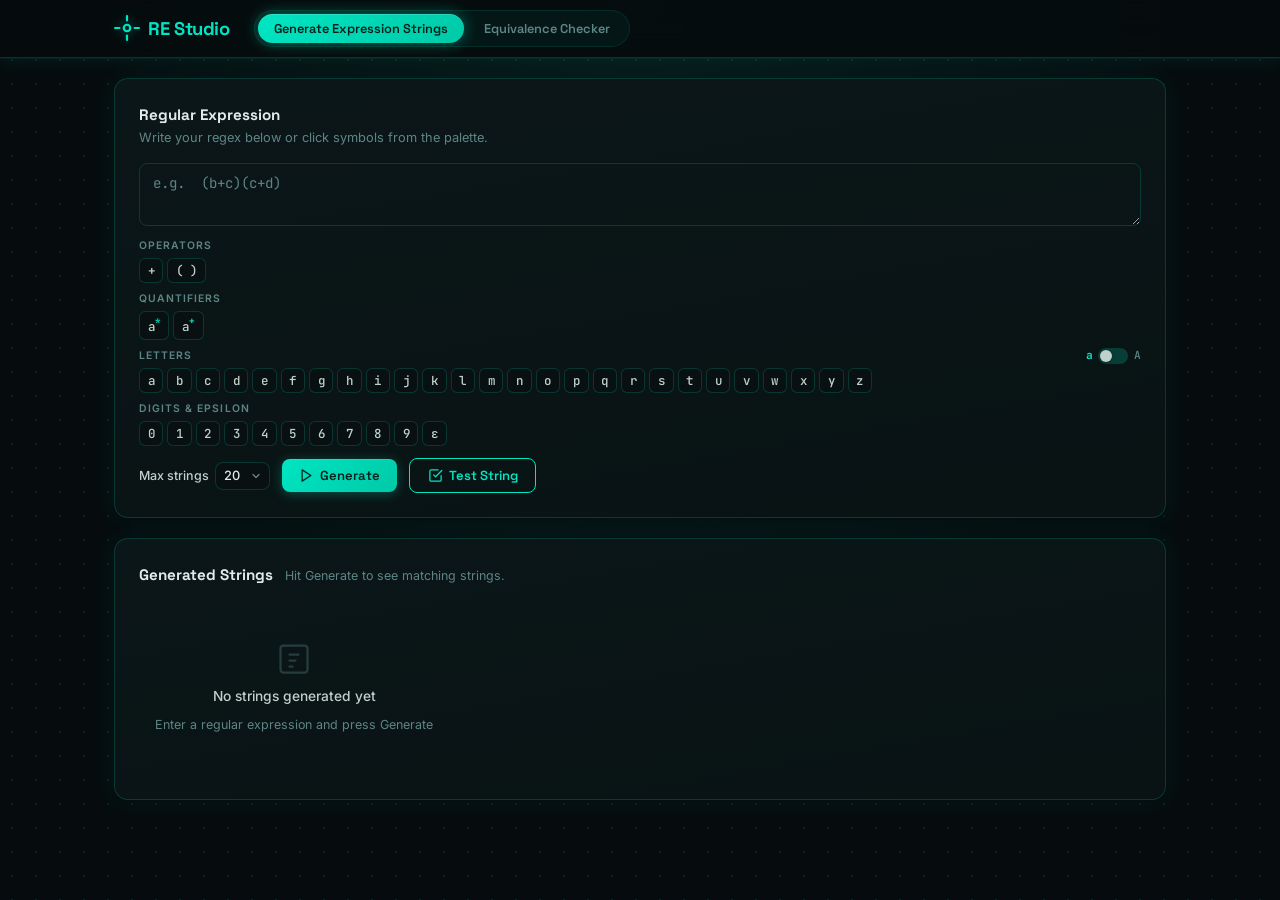
<file: index.html>
<!DOCTYPE html>
<html lang="en">

<head>
  <meta charset="UTF-8" />
  <meta name="viewport" content="width=device-width, initial-scale=1.0" />
  <title>RE Studio — Regular Expression Analysis Tool</title>
  <meta name="description"
    content="Build regular expressions, generate accepted strings, and verify equivalence between two REs using DFA minimization." />
  <link rel="preconnect" href="https://fonts.googleapis.com" />
  <link rel="preconnect" href="https://fonts.gstatic.com" crossorigin />
  <link
    href="https://fonts.googleapis.com/css2?family=IBM+Plex+Sans:wght@400;500;600;700&family=IBM+Plex+Mono:wght@400;500;600&display=swap"
    rel="stylesheet" />
  <link rel="stylesheet" href="styles.css?v=402" />
</head>

<body>

  <!-- ── Top Bar ── -->
  <header class="topbar">
    <div class="topbar__inner">
      <div class="topbar__brand">
        <svg class="topbar__logo" viewBox="0 0 24 24" fill="none" stroke="currentColor" stroke-width="2"
          stroke-linecap="round" stroke-linejoin="round">
          <circle cx="12" cy="12" r="3" />
          <path d="M12 1v4" />
          <path d="M12 19v4" />
          <path d="M1 12h4" />
          <path d="M19 12h4" />
        </svg>
        <span class="topbar__title">RE Studio</span>
      </div>
      <!-- Tab Navigation -->
      <nav class="tab-nav" id="tab-nav">
        <button class="tab-nav__btn tab-nav__btn--active" data-tab="generator">Generate Expression Strings</button>
        <button class="tab-nav__btn" data-tab="equivalence">Equivalence Checker</button>
      </nav>
    </div>
  </header>

  <main class="content">

    <!-- ═══════ PAGE 1: Generate Strings ═══════ -->
    <section class="page page--active" id="page-generator">

      <!-- Expression Editor -->
      <div class="box" id="editor-card">
        <h2 class="box__title">Regular Expression</h2>
        <p class="box__sub">Write your regex below or click symbols from the palette.</p>

        <div class="input-group">
          <label for="re-input" class="sr-only">Regular Expression</label>
          <textarea id="re-input" class="re-textarea" rows="2" spellcheck="false" placeholder="e.g.  (b+c)(c+d)"
            autocomplete="off"></textarea>
        </div>

        <!-- Palette -->
        <div class="palette" id="palette"></div>

        <!-- Controls -->
        <div class="controls-row">
          <div class="count-picker">
            <label for="string-count" class="count-label">Max strings</label>
            <select id="string-count" class="count-select">
              <option value="10">10</option>
              <option value="20" selected>20</option>
              <option value="30">30</option>
              <option value="50">50</option>
              <option value="80">80</option>
              <option value="100">100</option>
            </select>
          </div>
          <button id="btn-generate" class="btn btn--primary">
            <svg class="btn-icon" viewBox="0 0 24 24" fill="none" stroke="currentColor" stroke-width="2"
              stroke-linecap="round" stroke-linejoin="round">
              <polygon points="5 3 19 12 5 21 5 3" />
            </svg>
            Generate
          </button>
          <button id="btn-test-string" class="btn btn--outline">
            <svg class="btn-icon" viewBox="0 0 24 24" fill="none" stroke="currentColor" stroke-width="2"
              stroke-linecap="round" stroke-linejoin="round">
              <path d="M9 11l3 3L22 4" />
              <path d="M21 12v7a2 2 0 01-2 2H5a2 2 0 01-2-2V5a2 2 0 012-2h11" />
            </svg>
            Test String
          </button>
        </div>

        <!-- Inline Membership Test Panel (hidden until 'Test String' clicked) -->
        <div class="membership-panel" id="membership-panel" style="display:none;">
          <div class="membership-panel__header">
            <span class="membership-panel__title">String Membership Test</span>
            <button type="button" class="membership-panel__close" id="membership-close" title="Close">&times;</button>
          </div>
          <div class="membership-row">
            <div class="membership-input-wrap">
              <label for="membership-input" class="sr-only">Test String</label>
              <input type="text" id="membership-input" class="membership-input" placeholder="Type any string or ε for empty…"
                spellcheck="false" autocomplete="off" />
            </div>
            <button type="button" id="btn-insert-epsilon" class="palette__btn" data-tip="Insert ε (empty string)" style="font-size:.88rem;padding:.35rem .55rem;">ε</button>
            <button id="btn-check-membership" class="btn btn--primary btn--sm">
              <svg class="btn-icon" viewBox="0 0 24 24" fill="none" stroke="currentColor" stroke-width="2"
                stroke-linecap="round" stroke-linejoin="round">
                <polyline points="20 6 9 17 4 12" />
              </svg>
              Check
            </button>
          </div>
          <div id="membership-result"></div>
        </div>
      </div>

      <!-- Generated Strings -->
      <div class="box" id="results-card">
        <div class="box__header-row">
          <h2 class="box__title">Generated Strings</h2>
          <span class="box__meta" id="results-meta">Hit Generate to see matching strings.</span>
        </div>
        <div class="results-area" id="results-grid">
          <div class="empty-state">
            <svg class="empty-icon" viewBox="0 0 24 24" fill="none" stroke="currentColor" stroke-width="1.5"
              stroke-linecap="round" stroke-linejoin="round">
              <rect x="3" y="3" width="18" height="18" rx="2" />
              <line x1="9" y1="9" x2="15" y2="9" />
              <line x1="9" y1="13" x2="13" y2="13" />
              <line x1="9" y1="17" x2="11" y2="17" />
            </svg>
            <p class="empty-text">No strings generated yet</p>
            <p class="empty-sub">Enter a regular expression and press Generate</p>
          </div>
        </div>
      </div>



    </section>

    <!-- ═══════ PAGE 2: Equivalence Checker ═══════ -->
    <section class="page" id="page-equivalence">

      <!-- Enter Expressions -->
      <div class="box" id="equiv-card">
        <h2 class="box__title">Equivalence Checker</h2>
        <p class="box__sub">Enter two regular expressions below. We'll build minimized DFAs and compare them.</p>

        <div class="equiv-inputs">
          <div class="equiv-field">
            <label for="equiv-re1" class="field-label">Expression 1</label>
            <div class="equiv-input-wrap">
              <input type="text" id="equiv-re1" class="field-input" placeholder="e.g.  a(b+c)" spellcheck="false"
                autocomplete="off" value="" />
            </div>
          </div>
          <span class="equiv-vs">vs</span>
          <div class="equiv-field">
            <label for="equiv-re2" class="field-label">Expression 2</label>
            <div class="equiv-input-wrap">
              <input type="text" id="equiv-re2" class="field-input" placeholder="e.g.  ab+ac" spellcheck="false"
                autocomplete="off" value="" />
            </div>
          </div>
        </div>

        <!-- Palette (same as Generator) -->
        <div class="palette" id="equiv-palette"></div>

        <button id="btn-equiv" class="btn btn--primary" style="margin-top:.75rem">
          <svg class="btn-icon" viewBox="0 0 24 24" fill="none" stroke="currentColor" stroke-width="2"
            stroke-linecap="round" stroke-linejoin="round">
            <polyline points="20 6 9 17 4 12" />
          </svg>
          Check Equivalence
        </button>
      </div>

      <!-- Result area: DFAs, tables, divergence all rendered here -->
      <div id="equiv-result"></div>

    </section>

  </main>

  <!-- Scripts -->
  <script src="js/palette.js?v=402"></script>
  <script src="js/generator.js?v=402"></script>
  <script src="js/equivalence.js?v=402"></script>
  <script src="js/dfa-diagram.js?v=402"></script>
  <script src="js/app.js?v=402"></script>
</body>

</html>
</file>
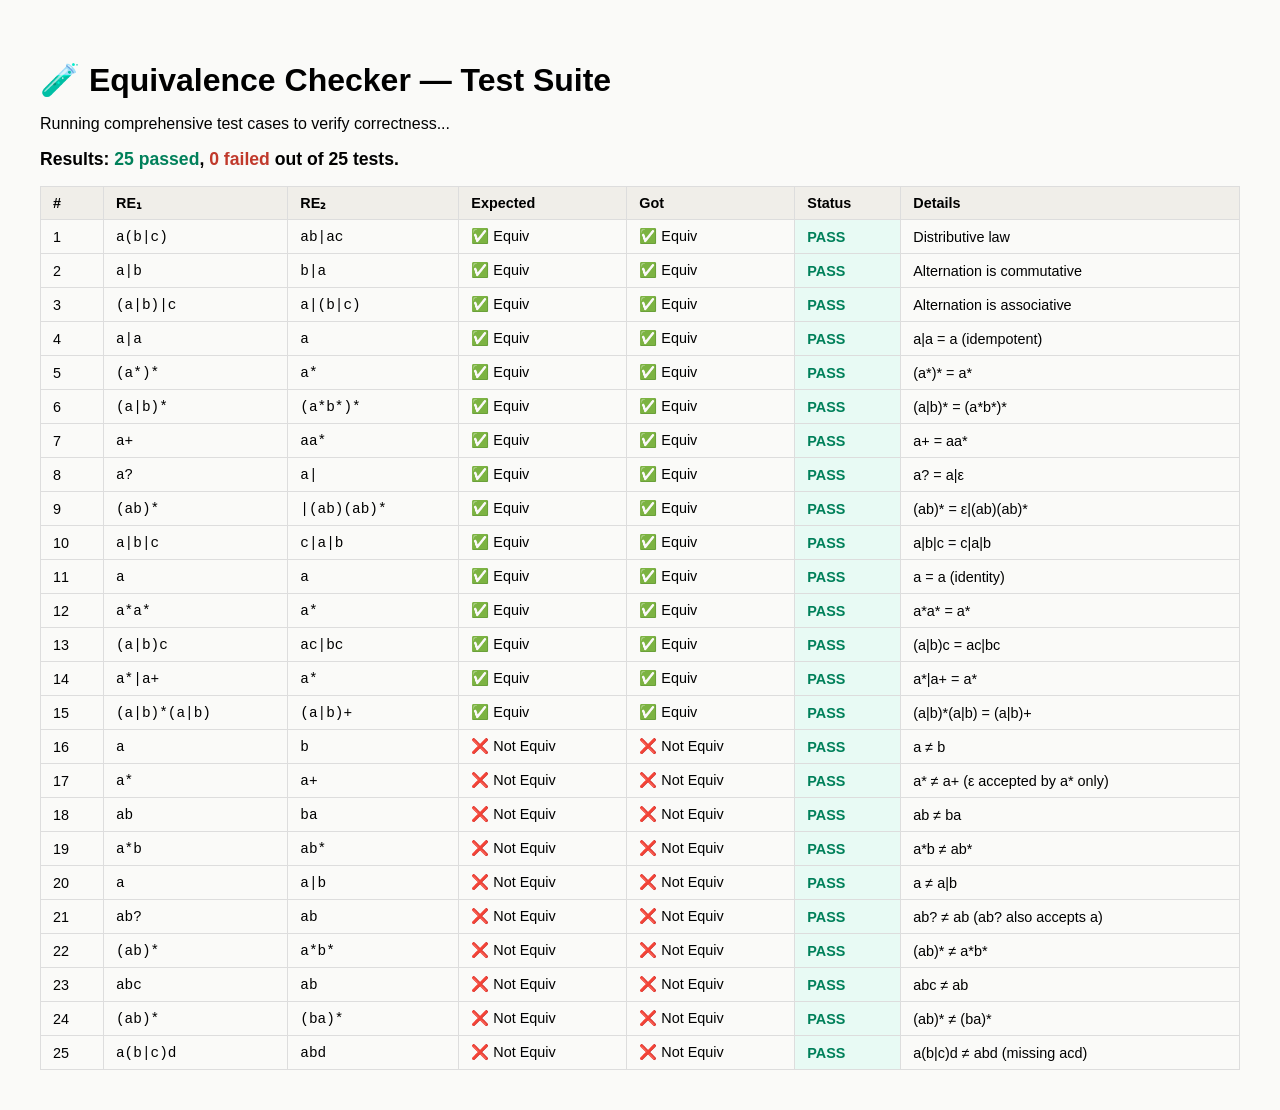
<file: test_equiv.html>
<!DOCTYPE html>
<html lang="en">
<head>
  <meta charset="UTF-8" />
  <title>Equivalence Checker Test Suite</title>
  <style>
    body { font-family: 'Segoe UI', sans-serif; padding: 2rem; background: #fafaf8; }
    h1 { margin-bottom: 1rem; }
    table { border-collapse: collapse; width: 100%; margin-top: 1rem; }
    th, td { border: 1px solid #ddd; padding: .5rem .75rem; text-align: left; font-size: .9rem; }
    th { background: #f0eee9; }
    .pass { background: #e8faf4; color: #00805a; font-weight: 600; }
    .fail { background: #fdf0ee; color: #c0392b; font-weight: 600; }
    .mono { font-family: 'Consolas', monospace; }
    #summary { margin-top: 1rem; font-size: 1.1rem; font-weight: 600; }
  </style>
</head>
<body>
  <h1>🧪 Equivalence Checker — Test Suite</h1>
  <p>Running comprehensive test cases to verify correctness...</p>
  <div id="summary"></div>
  <table>
    <thead>
      <tr>
        <th>#</th>
        <th>RE₁</th>
        <th>RE₂</th>
        <th>Expected</th>
        <th>Got</th>
        <th>Status</th>
        <th>Details</th>
      </tr>
    </thead>
    <tbody id="results"></tbody>
  </table>

  <!-- Load the app's JS modules -->
  <script src="js/palette.js?v=3"></script>
  <script src="js/generator.js?v=3"></script>
  <script src="js/equivalence.js?v=3"></script>

  <script>
    const TEST_CASES = [
      // ════════════════════════════════════════════
      // EQUIVALENT PAIRS  (expected: true)
      // ════════════════════════════════════════════

      // 1. Basic distributive law
      { re1: 'a(b|c)',      re2: 'ab|ac',       expected: true,  desc: 'Distributive law' },

      // 2. Commutativity of alternation
      { re1: 'a|b',         re2: 'b|a',          expected: true,  desc: 'Alternation is commutative' },

      // 3. Associativity of alternation
      { re1: '(a|b)|c',     re2: 'a|(b|c)',      expected: true,  desc: 'Alternation is associative' },

      // 4. Idempotent alternation
      { re1: 'a|a',         re2: 'a',            expected: true,  desc: 'a|a = a (idempotent)' },

      // 5. Star idempotent:  (a*)* = a*
      { re1: '(a*)*',       re2: 'a*',           expected: true,  desc: '(a*)* = a*' },

      // 6. Star of alternation
      { re1: '(a|b)*',      re2: '(a*b*)*',      expected: true,  desc: '(a|b)* = (a*b*)*' },

      // 7. a+ = aa*
      { re1: 'a+',          re2: 'aa*',          expected: true,  desc: 'a+ = aa*' },

      // 8. a? = (a|)   — optional vs alternation with empty
      { re1: 'a?',          re2: 'a|',           expected: true,  desc: 'a? = a|ε' },

      // 9. (ab)* with empty string
      { re1: '(ab)*',       re2: '|(ab)(ab)*',   expected: true,  desc: '(ab)* = ε|(ab)(ab)*' },

      // 10. Triple alternation commutativity
      { re1: 'a|b|c',       re2: 'c|a|b',        expected: true,  desc: 'a|b|c = c|a|b' },

      // 11. Single char identity
      { re1: 'a',           re2: 'a',            expected: true,  desc: 'a = a (identity)' },

      // 12. Concatenation with star
      { re1: 'a*a*',        re2: 'a*',           expected: true,  desc: 'a*a* = a*' },

      // 13. Right distributive
      { re1: '(a|b)c',      re2: 'ac|bc',        expected: true,  desc: '(a|b)c = ac|bc' },

      // 14. Star absorbs plus:  a*|a+ = a*
      { re1: 'a*|a+',       re2: 'a*',           expected: true,  desc: 'a*|a+ = a*' },

      // 15. Complex: (a|b)*(a|b) = (a|b)+
      { re1: '(a|b)*(a|b)', re2: '(a|b)+',       expected: true,  desc: '(a|b)*(a|b) = (a|b)+' },

      // ════════════════════════════════════════════
      // NOT EQUIVALENT PAIRS  (expected: false)
      // ════════════════════════════════════════════

      // 16. Different single chars
      { re1: 'a',           re2: 'b',            expected: false, desc: 'a ≠ b' },

      // 17. Star vs plus (empty string difference)
      { re1: 'a*',          re2: 'a+',           expected: false, desc: 'a* ≠ a+ (ε accepted by a* only)' },

      // 18. Concatenation order matters
      { re1: 'ab',          re2: 'ba',           expected: false, desc: 'ab ≠ ba' },

      // 19. Different languages
      { re1: 'a*b',         re2: 'ab*',          expected: false, desc: 'a*b ≠ ab*' },

      // 20. Subset but not equal
      { re1: 'a',           re2: 'a|b',          expected: false, desc: 'a ≠ a|b' },

      // 21. Optional vs required
      { re1: 'ab?',         re2: 'ab',           expected: false, desc: 'ab? ≠ ab (ab? also accepts a)' },

      // 22. Different repetition structures
      { re1: '(ab)*',       re2: 'a*b*',         expected: false, desc: '(ab)* ≠ a*b*' },

      // 23. Extra character
      { re1: 'abc',         re2: 'ab',           expected: false, desc: 'abc ≠ ab' },

      // 24. Star of concat vs concat of stars
      { re1: '(ab)*',       re2: '(ba)*',        expected: false, desc: '(ab)* ≠ (ba)*' },

      // 25. Three-way not equivalent
      { re1: 'a(b|c)d',     re2: 'abd',          expected: false, desc: 'a(b|c)d ≠ abd (missing acd)' },
    ];

    function runTests() {
      const tbody = document.getElementById('results');
      const summary = document.getElementById('summary');
      let passed = 0;
      let failed = 0;

      TEST_CASES.forEach((tc, i) => {
        let result, error;
        try {
          result = checkEquivalence(tc.re1, tc.re2);
        } catch (e) {
          error = e.message;
        }

        const got = error ? 'ERROR' : result.equivalent;
        const ok = !error && got === tc.expected;
        if (ok) passed++; else failed++;

        const row = document.createElement('tr');
        row.innerHTML = `
          <td>${i + 1}</td>
          <td class="mono">${tc.re1}</td>
          <td class="mono">${tc.re2}</td>
          <td>${tc.expected ? '✅ Equiv' : '❌ Not Equiv'}</td>
          <td>${error ? '⚠️ ' + error : (got ? '✅ Equiv' : '❌ Not Equiv')}</td>
          <td class="${ok ? 'pass' : 'fail'}">${ok ? 'PASS' : 'FAIL'}</td>
          <td>${tc.desc}${(!ok && result && result.counterExample) ? ' | counter: ' + result.counterExample : ''}</td>
        `;
        tbody.appendChild(row);
      });

      summary.innerHTML = `Results: <span style="color:#00805a">${passed} passed</span>, <span style="color:#c0392b">${failed} failed</span> out of ${TEST_CASES.length} tests.`;
    }

    runTests();
  </script>
</body>
</html>
</file>
<file: styles.css>
/* ═══════════════════════════════════════════════════
   RE Studio — Dark Cyber Theme (Stitch-inspired)
   Space Grotesk / Inter / JetBrains Mono
   ═══════════════════════════════════════════════════ */

@import url('https://fonts.googleapis.com/css2?family=Space+Grotesk:wght@400;500;600;700&family=Inter:wght@300;400;500;600;700&family=JetBrains+Mono:wght@400;500;600&display=swap');

:root {
  --bg:            #060c0e;
  --bg-card:       #0b1618;
  --bg-inset:      #081012;
  --bg-hover:      rgba(0, 229, 195, 0.08);

  --border:        rgba(0, 229, 195, 0.18);
  --border-focus:  #00e5c3;

  --text:          #e2eaec;
  --text-mid:      #c0d0cc;
  --text-muted:    #5e8585;

  --primary:       #00e5c3;
  --primary-hover: #2dffd8;
  --primary-fg:    #00201a;
  --primary-light: rgba(0, 229, 195, 0.14);

  --accent-green:  #00ff88;
  --accent-green-dim: rgba(0, 255, 136, 0.12);

  --success:       #00ff88;
  --success-bg:    rgba(0, 255, 136, 0.1);
  --success-border:rgba(0, 255, 136, 0.35);

  --danger:        #ff5c5c;
  --danger-bg:     rgba(255, 92, 92, 0.1);
  --danger-border: rgba(255, 92, 92, 0.3);

  --radius:        8px;
  --radius-lg:     14px;

  --shadow-sm:     0 1px 4px rgba(0,0,0,.4);
  --shadow:        0 4px 16px rgba(0,0,0,.5);
  --shadow-lg:     0 8px 32px rgba(0,0,0,.6);
  --glow:          0 0 24px rgba(0,229,195,.08);
  --glow-active:   0 0 40px rgba(0,229,195,.18);

  --ease:          cubic-bezier(.22,1,.36,1);
}

/* ── Reset ────────────────────────────────── */
*, *::before, *::after { box-sizing: border-box; margin: 0; padding: 0; }
html { font-size: 16px; scroll-behavior: smooth; -webkit-font-smoothing: antialiased; }

body {
  font-family: 'Inter', -apple-system, system-ui, sans-serif;
  background: var(--bg);
  background-image:
    radial-gradient(rgba(0,229,195,.1) 1px, transparent 1px),
    radial-gradient(ellipse at 50% 0%, rgba(0,229,195,.06) 0%, transparent 60%);
  background-size: 24px 24px, 100% 100%;
  color: var(--text);
  min-height: 100vh;
  line-height: 1.6;
}

.sr-only {
  position: absolute; width: 1px; height: 1px;
  padding: 0; margin: -1px; overflow: hidden;
  clip: rect(0,0,0,0); border: 0;
}

/* ── Top Bar ──────────────────────────────── */
.topbar {
  position: sticky; top: 0; z-index: 30;
  background: rgba(6,12,14,.92);
  backdrop-filter: blur(20px) saturate(1.4);
  -webkit-backdrop-filter: blur(20px) saturate(1.4);
  border-bottom: 1px solid rgba(0,229,195,.2);
  box-shadow: 0 1px 20px rgba(0,229,195,.1), 0 0 1px rgba(0,229,195,.3);
}
.topbar__inner {
  max-width: 1100px;
  margin: 0 auto;
  padding: .6rem 1.5rem;
  display: flex; align-items: center; gap: 1.5rem;
}
.topbar__brand {
  display: flex; align-items: center; gap: .5rem; flex-shrink: 0;
}
.topbar__logo {
  width: 26px; height: 26px; color: var(--primary);
  filter: drop-shadow(0 0 4px rgba(0,229,195,.4));
}
.topbar__title {
  font-family: 'Space Grotesk', sans-serif;
  font-weight: 700; font-size: 1.15rem;
  letter-spacing: -.02em; color: var(--primary);
}

/* ── Tab Navigation ───────────────────────── */
.tab-nav {
  display: flex; gap: .25rem;
  background: rgba(0,229,195,.05);
  border: 1px solid rgba(0,229,195,.1);
  border-radius: 999px;
  padding: 3px;
}
.tab-nav__btn {
  font-family: 'Space Grotesk', sans-serif;
  font-size: .8rem; font-weight: 600;
  padding: .4rem 1rem;
  border: none; border-radius: 999px;
  background: transparent;
  color: var(--text-muted);
  cursor: pointer;
  transition: all .25s var(--ease);
  white-space: nowrap;
}
.tab-nav__btn:hover {
  color: var(--primary);
  background: rgba(0,229,195,.06);
}
.tab-nav__btn--active {
  background: linear-gradient(135deg, #00e5c3, #00c9a7);
  color: var(--primary-fg);
  box-shadow: 0 0 16px rgba(0,229,195,.4), inset 0 1px 0 rgba(255,255,255,.15);
}

/* ── Content Area ─────────────────────────── */
.content {
  max-width: 1100px;
  margin: 0 auto;
  padding: 1.25rem 1.5rem 3rem;
}
.page {
  display: none;
  flex-direction: column;
  gap: 1.25rem;
}
.page--active {
  display: flex;
}

/* ── Box (Card) ───────────────────────────── */
.box {
  background: linear-gradient(170deg, var(--bg-card) 0%, #091314 100%);
  border: 1px solid var(--border);
  border-radius: var(--radius-lg);
  padding: 1.5rem;
  box-shadow: var(--shadow-sm), var(--glow);
  transition: border-color .3s, box-shadow .3s;
}
.box:hover {
  border-color: rgba(0,229,195,.35);
  box-shadow: var(--shadow), var(--glow-active);
}
.box__title {
  font-family: 'Space Grotesk', sans-serif;
  font-size: .95rem; font-weight: 700;
  color: var(--text);
  margin-bottom: .1rem;
}
.box__sub {
  font-size: .8rem; color: var(--text-muted);
  margin-bottom: 1rem; line-height: 1.4;
}
.box__header-row {
  display: flex; align-items: baseline; gap: .75rem;
  margin-bottom: .75rem;
}
.box__meta {
  font-size: .78rem; color: var(--text-muted);
}
.box__meta code {
  color: var(--primary);
  font-family: 'JetBrains Mono', monospace;
}

/* ── Textarea ─────────────────────────────── */
.input-group { margin-bottom: .75rem; position: relative; }
.re-textarea {
  display: block; width: 100%;
  font-family: 'JetBrains Mono', monospace;
  font-size: .88rem;
  padding: .6rem .8rem;
  border-radius: var(--radius);
  border: 1.5px solid var(--border);
  background: transparent !important;
  color: transparent !important;
  caret-color: var(--primary);
  resize: vertical; outline: none;
  transition: border-color .25s, box-shadow .25s;
  line-height: 1.5;
  position: relative; z-index: 2;
}
.re-textarea::placeholder { color: var(--text-muted) !important; }
.re-textarea:focus {
  border-color: var(--primary);
  box-shadow: 0 0 0 3px rgba(0,229,195,.15), 0 0 15px rgba(0,229,195,.08);
}

/* Superscript overlay */
.re-overlay {
  position: absolute;
  top: 0; left: 0; right: 0; bottom: 0;
  font-family: 'JetBrains Mono', monospace;
  font-size: .88rem; padding: .6rem .8rem;
  line-height: 1.5; color: var(--text);
  background: var(--bg-inset);
  border-radius: var(--radius);
  border: 1.5px solid transparent;
  pointer-events: none;
  white-space: pre-wrap; word-wrap: break-word;
  overflow: hidden; z-index: 1;
}
.re-sup {
  display: inline-block;
  transform: scale(0.65) translateY(-25%);
  transform-origin: left center;
  color: var(--primary); font-weight: 700;
}
.palette__btn .re-sup {
  transform: scale(0.9) translateY(-15%);
}
.re-or { font-weight: 700; color: var(--primary); }

/* Equiv input overlay */
.equiv-input-wrap { position: relative; width: 100%; }
.field-input {
  color: transparent !important;
  background: transparent !important;
  caret-color: var(--primary);
  position: relative; z-index: 2;
}
.field-overlay {
  position: absolute;
  top: 0; left: 0; right: 0; bottom: 0;
  font-family: 'JetBrains Mono', monospace;
  font-size: .82rem; padding: .5rem .7rem;
  color: var(--text); background: var(--bg-inset);
  border-radius: var(--radius);
  border: 1.5px solid transparent;
  pointer-events: none;
  white-space: pre; overflow: hidden; z-index: 1;
}

/* ── Controls Row ─────────────────────────── */
.controls-row {
  display: flex; align-items: center; gap: .75rem; margin-top: .75rem;
}
.count-picker {
  display: flex; align-items: center; gap: .35rem;
}
.count-label {
  font-size: .78rem; color: var(--text-mid); font-weight: 500;
}
.count-select {
  font-family: inherit;
  font-size: .8rem; font-weight: 500;
  padding: .35rem .5rem; padding-right: 1.5rem;
  border-radius: var(--radius);
  border: 1.5px solid var(--border);
  background: var(--bg-inset); color: var(--text);
  cursor: pointer; outline: none;
  -webkit-appearance: none; appearance: none;
  background-image: url("data:image/svg+xml,%3Csvg xmlns='http://www.w3.org/2000/svg' width='12' height='12' viewBox='0 0 24 24' fill='none' stroke='%236a8080' stroke-width='2.5' stroke-linecap='round' stroke-linejoin='round'%3E%3Cpolyline points='6 9 12 15 18 9'/%3E%3C/svg%3E");
  background-repeat: no-repeat; background-position: right .4rem center;
  transition: border-color .25s;
}
.count-select:focus { border-color: var(--primary); }
.count-select option { background: var(--bg-card); color: var(--text); }

/* ── Buttons ──────────────────────────────── */
.btn {
  display: inline-flex; align-items: center; gap: .35rem;
  font-family: 'Space Grotesk', sans-serif; font-weight: 600; font-size: .82rem;
  padding: .5rem 1.1rem;
  border: none; border-radius: var(--radius);
  cursor: pointer; transition: all .2s var(--ease);
  white-space: nowrap;
}
.btn:active { transform: scale(.97); }
.btn-icon { width: 15px; height: 15px; flex-shrink: 0; }

.btn--primary {
  background: linear-gradient(135deg, #00e5c3, #00c9a7);
  color: var(--primary-fg);
  box-shadow: 0 2px 12px rgba(0,229,195,.3), inset 0 1px 0 rgba(255,255,255,.1);
}
.btn--primary:hover {
  background: linear-gradient(135deg, #2dffd8, #00e5c3);
  transform: translateY(-1px);
  box-shadow: 0 4px 24px rgba(0,229,195,.45), inset 0 1px 0 rgba(255,255,255,.15);
}

/* ── Palette ──────────────────────────────── */
.palette { display: flex; flex-direction: column; gap: .5rem; }
.palette__group { display: flex; flex-direction: column; gap: .2rem; }
.palette__label {
  font-size: .65rem; text-transform: uppercase;
  letter-spacing: .1em; color: var(--text-muted); font-weight: 600;
}
.palette__items { display: flex; flex-wrap: wrap; gap: .25rem; }
.palette__btn {
  font-family: 'JetBrains Mono', monospace;
  font-size: .78rem; font-weight: 500;
  padding: .2rem .48rem;
  border-radius: calc(var(--radius) - 2px);
  border: 1.5px solid var(--border);
  background: var(--bg-inset); color: var(--text-mid);
  cursor: pointer; position: relative;
  transition: all .2s var(--ease);
}
.palette__btn:hover {
  border-color: var(--primary); color: var(--primary);
  background: rgba(0,229,195,.08);
  box-shadow: 0 0 8px rgba(0,229,195,.12);
}
.palette__btn:active { transform: scale(.95); }

/* tooltip */
.palette__btn[data-tip]::after {
  content: attr(data-tip);
  position: absolute; bottom: calc(100% + 5px); left: 50%;
  transform: translateX(-50%) scale(.9);
  padding: .2rem .45rem; border-radius: 4px;
  font-family: 'Inter', sans-serif;
  font-size: .66rem; font-weight: 500;
  background: var(--primary); color: var(--primary-fg);
  white-space: nowrap; pointer-events: none; opacity: 0;
  transition: opacity .15s, transform .15s; z-index: 10;
}
.palette__btn:hover::after {
  opacity: 1; transform: translateX(-50%) scale(1);
}

/* ── Palette Header Row ───────────────────── */
.palette__header-row {
  display: flex; align-items: center;
  justify-content: space-between; gap: .5rem;
}

/* ── Toggle Switch ────────────────────────── */
.palette__toggle-wrap {
  display: inline-flex; align-items: center; gap: .4rem;
  cursor: pointer; user-select: none; position: relative;
}
.palette__toggle-input { position: absolute; opacity: 0; width: 0; height: 0; }
.palette__toggle-slider {
  width: 28px; height: 15px; border-radius: 999px;
  background: rgba(0,229,195,.2); position: relative;
  transition: background .2s; flex-shrink: 0;
}
.palette__toggle-slider::after {
  content: ''; position: absolute; top: 2px; left: 2px;
  width: 11px; height: 11px; border-radius: 50%;
  background: var(--text-muted);
  transition: transform .2s, background .2s;
}
.palette__toggle-input:checked + .palette__toggle-slider { background: var(--primary); }
.palette__toggle-input:checked + .palette__toggle-slider::after {
  transform: translateX(13px); background: var(--primary-fg);
}
.palette__toggle-label {
  font-family: 'JetBrains Mono', monospace;
  font-size: .65rem; font-weight: 600;
  color: var(--text-muted); letter-spacing: .05em;
  text-transform: uppercase; min-width: 22px;
}

/* ── Case Toggle Switch (a ↔ A) ────────── */
.palette__case-switch {
  display: inline-flex; align-items: center; gap: .35rem;
}
.palette__case-label {
  font-family: 'JetBrains Mono', monospace;
  font-size: .7rem; font-weight: 500;
  color: var(--text-muted);
  transition: color .2s, font-weight .2s;
  user-select: none; line-height: 1;
}
.palette__case-label--active {
  color: var(--primary); font-weight: 700;
}
.palette__case-track {
  position: relative; width: 30px; height: 16px;
  border-radius: 999px;
  background: rgba(0,229,195,.2);
  border: none; cursor: pointer; padding: 0;
  transition: background .25s var(--ease); flex-shrink: 0;
}
.palette__case-track:hover { background: rgba(0,229,195,.3); }
.palette__case-knob {
  position: absolute; top: 2px; left: 2px;
  width: 12px; height: 12px; border-radius: 50%;
  background: var(--text-mid);
  box-shadow: 0 1px 3px rgba(0,0,0,.3);
  transition: transform .25s var(--ease);
}
.palette__case-track--on { background: var(--primary); }
.palette__case-track--on .palette__case-knob {
  transform: translateX(14px); background: var(--primary-fg);
}

/* ── Empty State ──────────────────────────── */
.empty-state {
  display: flex; flex-direction: column; align-items: center;
  justify-content: center; gap: .5rem;
  padding: 2.5rem 1rem; text-align: center;
}
.empty-icon { width: 36px; height: 36px; color: var(--text-muted); opacity: .35; }
.empty-text { font-size: .86rem; font-weight: 500; color: var(--text-mid); }
.empty-sub { font-size: .78rem; color: var(--text-muted); }

/* ── Results Area ─────────────────────────── */
.results-area {
  display: flex; flex-wrap: wrap; gap: .3rem;
  align-content: flex-start; min-height: 60px;
}
.result-chip {
  font-family: 'JetBrains Mono', monospace;
  font-size: .78rem; padding: .22rem .55rem;
  border-radius: calc(var(--radius) - 2px);
  background: rgba(0,229,195,.08);
  border: 1px solid rgba(0,229,195,.25);
  color: var(--primary);
  animation: fadeUp .2s var(--ease) both;
  transition: background .15s, border-color .15s;
}
.result-chip:hover {
  background: rgba(0,229,195,.14);
  border-color: rgba(0,229,195,.4);
}
.result-chip--empty { font-style: italic; color: var(--text-muted); }
@keyframes fadeUp {
  from { opacity: 0; transform: translateY(4px); }
  to   { opacity: 1; transform: translateY(0); }
}

.result-error {
  display: flex; align-items: center; gap: .4rem;
  padding: .5rem .8rem; border-radius: var(--radius);
  background: var(--danger-bg);
  border: 1px solid var(--danger-border);
  color: var(--danger); font-size: .82rem;
  animation: fadeUp .2s var(--ease) both;
}

/* ── Equivalence Inputs ───────────────────── */
.equiv-inputs {
  display: flex; align-items: flex-end; gap: .5rem; margin-bottom: .75rem;
}
.equiv-field { flex: 1; min-width: 0; }
.field-label {
  display: block; font-size: .72rem; font-weight: 600;
  color: var(--text-muted); margin-bottom: .25rem;
  text-transform: uppercase; letter-spacing: .06em;
  font-family: 'Space Grotesk', sans-serif;
}
.field-input {
  display: block; width: 100%;
  font-family: 'JetBrains Mono', monospace;
  font-size: .82rem; padding: .5rem .7rem;
  border-radius: var(--radius);
  border: 1.5px solid var(--border);
  background: var(--bg-inset); color: var(--text);
  outline: none; transition: border-color .25s, box-shadow .25s;
}
.field-input:focus {
  border-color: var(--primary);
  box-shadow: 0 0 0 3px rgba(0,229,195,.15), 0 0 12px rgba(0,229,195,.08);
}
.equiv-vs {
  font-family: 'Space Grotesk', sans-serif;
  font-weight: 700; font-size: .78rem; color: var(--text-muted);
  padding-bottom: .55rem; flex-shrink: 0;
}

/* ── Equiv Badge ──────────────────────────── */
.equiv-badge {
  display: inline-flex; align-items: center; gap: .4rem;
  padding: .45rem .9rem; border-radius: var(--radius);
  font-weight: 600; font-size: .82rem;
  animation: fadeUp .2s var(--ease) both;
}
.equiv-badge--yes {
  background: var(--success-bg);
  border: 1px solid var(--success-border);
  color: var(--success);
}
.equiv-badge--no {
  background: var(--danger-bg);
  border: 1px solid var(--danger-border);
  color: var(--danger);
}

/* ── Counter-example ──────────────────────── */
.counter-callout {
  margin-top: .75rem; padding: .7rem 1rem;
  border-radius: var(--radius);
  background: var(--danger-bg);
  border: 1px solid var(--danger-border);
  display: flex; flex-direction: column; gap: .15rem;
  animation: fadeUp .25s var(--ease) both;
}
.counter-callout__label {
  font-size: .72rem; font-weight: 600;
  color: var(--danger); text-transform: uppercase; letter-spacing: .06em;
}
.counter-callout__value {
  font-family: 'JetBrains Mono', monospace;
  font-size: 1rem; font-weight: 700;
  color: var(--text); background: rgba(255,107,107,.12);
  padding: .2rem .5rem; border-radius: 4px;
  display: inline-block; width: fit-content;
}
.counter-callout__desc { font-size: .74rem; color: var(--text-mid); }
.counter-callout__desc code {
  color: var(--primary);
  font-family: 'JetBrains Mono', monospace;
}
.equiv-counter {
  display: block; margin-top: .4rem;
  font-size: .78rem; color: var(--text-mid); line-height: 1.45;
}
.equiv-counter code {
  font-family: 'JetBrains Mono', monospace;
  background: var(--danger-bg);
  padding: .1rem .3rem; border-radius: 3px;
  color: var(--danger);
}

/* ── Matching strings heading ─────────────── */
.equiv-strings-wrapper { margin-top: 1rem; animation: fadeUp .3s var(--ease) both; }
.equiv-strings-heading {
  font-size: .78rem; font-weight: 600; color: var(--text-mid);
  margin-bottom: .5rem; display: flex; align-items: center; gap: .4rem;
}
.equiv-strings-heading::before {
  content: ''; width: 8px; height: 8px; border-radius: 50%;
  background: var(--success);
  box-shadow: 0 0 6px rgba(0,229,195,.4);
}

/* ══════════════════════════════════════
   Trace Animation
   ══════════════════════════════════════ */
.trace-wrapper { margin-top: 1rem; animation: fadeUp .3s var(--ease) both; }
.trace-heading {
  font-size: .78rem; font-weight: 600; color: var(--text-mid);
  margin-bottom: .6rem; display: flex; align-items: center; gap: .4rem;
  transition: color .3s;
}
.trace-heading::before {
  content: ''; width: 8px; height: 8px; border-radius: 50%;
  background: var(--primary);
  box-shadow: 0 0 6px rgba(0,229,195,.4);
  animation: pulse 1s var(--ease) infinite;
}
.trace-heading--done { color: var(--danger); }
.trace-heading--done::before { background: var(--danger); box-shadow: 0 0 6px rgba(255,107,107,.4); animation: none; }

.trace-table {
  display: table; width: 100%;
  border-collapse: separate; border-spacing: 0;
  border: 1px solid var(--border);
  border-radius: var(--radius); overflow: hidden;
}
.trace-row { display: table-row; animation: traceRowIn .35s var(--ease) both; }
.trace-row--header { background: rgba(0,229,195,.05); animation: none; }
.trace-row--header .trace-cell {
  font-size: .68rem; font-weight: 600; color: var(--text-muted);
  text-transform: uppercase; letter-spacing: .06em;
}
.trace-row--header .trace-cell--re {
  text-transform: none; letter-spacing: normal; white-space: nowrap;
}
.trace-row--header .trace-cell--re code {
  color: var(--primary);
  font-family: 'JetBrains Mono', monospace;
}
.trace-row--ok { background: var(--bg-card); }
.trace-row--mismatch {
  background: var(--danger-bg);
  animation: traceRowIn .35s var(--ease) both, traceShake .5s var(--ease) both;
  animation-delay: var(--row-delay, 0s), calc(var(--row-delay, 0s) + .35s);
}
.trace-cell {
  display: table-cell; vertical-align: middle;
  padding: .4rem .55rem; font-size: .78rem;
  border-right: 1px solid var(--border);
  border-bottom: 1px solid var(--border);
  color: var(--text);
}
.trace-cell:last-child { border-right: none; }
.trace-row:last-child .trace-cell { border-bottom: none; }
.trace-cell--len {
  font-family: 'JetBrains Mono', monospace;
  font-weight: 600; color: var(--text-mid); text-align: center;
}
.trace-cell--str { min-width: 0; }
.trace-cell--str code {
  font-family: 'JetBrains Mono', monospace;
  font-size: .78rem; background: rgba(0,229,195,.06);
  padding: .1rem .35rem; border-radius: 3px;
  white-space: nowrap; overflow: hidden; text-overflow: ellipsis;
  display: inline-block; max-width: 200px;
  color: var(--primary);
}
.trace-cell--re { text-align: center; }
.trace-cell--status { text-align: center; }
.trace-icon { font-weight: 700; font-size: .78rem; }
.trace-icon--yes { color: var(--success); }
.trace-icon--no { color: var(--danger); }

@keyframes traceRowIn {
  from { opacity: 0; transform: translateY(8px); }
  to   { opacity: 1; transform: translateY(0); }
}
@keyframes traceShake {
  0%, 100% { transform: translateX(0); }
  15% { transform: translateX(-4px); }
  30% { transform: translateX(4px); }
  45% { transform: translateX(-3px); }
  60% { transform: translateX(3px); }
  75% { transform: translateX(-1px); }
  90% { transform: translateX(1px); }
}
@keyframes pulse {
  0%, 100% { opacity: 1; transform: scale(1); }
  50% { opacity: .4; transform: scale(.8); }
}

/* ── DFA Section ──────────────────────────── */
.dfa-section { margin-top: 1.25rem; animation: fadeUp .3s var(--ease) both; }
.dfa-section-heading {
  font-family: 'Space Grotesk', sans-serif;
  font-size: .85rem; font-weight: 700; color: var(--text);
  margin-bottom: .75rem; padding-bottom: .4rem;
  border-bottom: 1px solid var(--border);
  letter-spacing: .03em; text-transform: uppercase;
}
.dfa-grid {
  display: grid;
  grid-template-columns: 1fr 1fr;
  gap: 1rem;
}
.dfa-card {
  background: linear-gradient(170deg, var(--bg-card) 0%, #081012 100%);
  border: 1px solid rgba(0,229,195,.22);
  border-radius: var(--radius-lg);
  padding: .75rem; overflow-x: auto;
  box-shadow: 0 2px 12px rgba(0,0,0,.3), var(--glow);
}
.dfa-card-title {
  font-size: .9rem; font-weight: 600; color: var(--primary);
  margin-bottom: .5rem;
  font-family: 'JetBrains Mono', monospace;
  white-space: nowrap; overflow: hidden; text-overflow: ellipsis;
  -webkit-font-smoothing: antialiased;
  -moz-osx-font-smoothing: grayscale;
}
.dfa-card-title code {
  color: var(--primary);
  font-size: .9rem;
  font-weight: 700;
  font-family: 'JetBrains Mono', monospace;
  -webkit-font-smoothing: antialiased;
}
.dfa-table {
  width: 100%; border-collapse: collapse;
  font-family: 'JetBrains Mono', monospace; font-size: .72rem;
}
.dfa-table th, .dfa-table td {
  padding: .3rem .45rem; text-align: center;
  border: 1px solid var(--border);
}
.dfa-table th {
  background: rgba(0,229,195,.05); color: var(--text-mid);
  font-weight: 600; font-size: .68rem; letter-spacing: .04em;
}
.dfa-table th:first-child { text-transform: uppercase; }
.dfa-table td { color: var(--text); }
.dfa-cell-state {
  font-weight: 600; text-align: left !important;
  white-space: nowrap; color: var(--primary);
}
.state-circle {
  display: inline-flex; align-items: center; justify-content: center;
  width: 1.8em; height: 1.8em; border-radius: 50%;
  border: 3px double var(--accent-green);
  box-sizing: border-box; margin-left: 2px;
  box-shadow: 0 0 6px rgba(0,255,136,.3);
  color: var(--accent-green);
}
.dfa-row--accept { background: rgba(0,255,136,.06); }
.dfa-row--dead { background: rgba(255,92,92,.06); }
.dfa-row--dead .dfa-cell-state { color: var(--danger); }
.dfa-cell-accept { color: var(--accent-green); font-weight: 700; }
.dfa-cell-reject { color: var(--text-muted); opacity: .5; }
.dfa-stats {
  margin-top: .4rem; font-size: .66rem;
  color: var(--text-muted); text-align: right;
}
.dfa-diagram-container {
  margin-bottom: .6rem;
  background: linear-gradient(180deg, #060c0e 0%, #081012 100%);
  border-radius: 10px;
  border: 1px solid rgba(0,229,195,.15);
  overflow: hidden;
  min-height: 250px;
  max-height: 700px;
  position: relative;
  cursor: grab;
}
.dfa-diagram-container:active { cursor: grabbing; }
.dfa-pan-layer {
  transform-origin: 0 0;
  will-change: transform;
}
.dfa-svg { display: block; }

/* ── DFA SVG Dark Theme Overrides ─────────── */

/* — Normal state nodes: dark teal fill, teal border — */
.dfa-svg circle[fill="#ffffff"] {
  fill: #0c1a1c;
  stroke-width: 2.5;
}
.dfa-svg circle[stroke="#2d8a4e"] {
  stroke: #00e5c3;
  stroke-width: 2.5;
}

/* — Accept/Final state: BRIGHT GREEN — stands out clearly — */
.dfa-svg circle[fill="#d1f5dc"] {
  fill: #062e1a;
  stroke-width: 2.8;
}
.dfa-svg circle[stroke="#1a7a36"] {
  stroke: #00ff88;
  stroke-width: 2.8;
  filter: drop-shadow(0 0 6px rgba(0,255,136,.45));
}

/* — Dead state: bright red on dark — */
.dfa-svg circle[fill="#fdecea"] {
  fill: #1f0a0a;
  stroke-width: 2.5;
}
.dfa-svg circle[stroke="#c0392b"] {
  stroke: #ff5c5c;
  stroke-width: 2.5;
}

/* — Node label text — */
.dfa-svg text[fill="#1b2e1b"] { fill: #e2eaec; }    /* normal nodes: light text */
.dfa-svg text[fill="#2d8a4e"] { fill: #00e5c3; }    /* edge labels: teal */
.dfa-svg text[fill="#1a7a36"] { fill: #00ff88; }    /* accept node labels: green */
.dfa-svg text[fill="#c0392b"] { fill: #ff5c5c; }    /* dead labels: red */
.dfa-svg text[stroke="#e8efe8"] { stroke: #060c0e; stroke-width: 5; }  /* text halo for dark bg */
.dfa-svg text { font-family: 'JetBrains Mono', monospace; }

/* — Thicker arrows for visibility — */
.dfa-svg path {
  stroke-width: 2.8;
}

/* — Arrow marker colors — */
.dfa-svg marker path[fill="#2d8a4e"] { fill: #00e5c3; }
.dfa-svg marker path[fill="#c0392b"] { fill: #ff5c5c; }

/* Zoom controls overlay */
.dfa-zoom-controls {
  position: absolute;
  bottom: .5rem; right: .5rem;
  display: flex; gap: 3px; z-index: 5;
}
.dfa-zoom-btn {
  width: 28px; height: 28px;
  border: 1px solid var(--border);
  border-radius: calc(var(--radius) - 2px);
  background: var(--bg-card);
  color: var(--text-mid);
  font-size: .85rem; font-weight: 700;
  cursor: pointer;
  display: flex; align-items: center; justify-content: center;
  transition: background .15s, color .15s;
  box-shadow: var(--shadow-sm);
  padding: 0; line-height: 1;
}
.dfa-zoom-btn:hover {
  background: rgba(0,229,195,.12);
  color: var(--primary);
}
.dfa-zoom-btn:active { transform: scale(.93); }

/* ── DFA Fullscreen Toggle ────────────────── */
.dfa-fullscreen-btn {
  position: absolute;
  top: .5rem; right: .5rem;
  width: 32px; height: 32px;
  border: 1px solid var(--border);
  border-radius: calc(var(--radius) - 2px);
  background: var(--bg-card);
  color: var(--text-mid);
  cursor: pointer;
  display: flex; align-items: center; justify-content: center;
  transition: background .15s, color .15s, transform .15s;
  box-shadow: var(--shadow-sm);
  z-index: 6; padding: 0;
}
.dfa-fullscreen-btn:hover {
  background: rgba(0,229,195,.12);
  color: var(--primary);
}
.dfa-fullscreen-btn:active { transform: scale(.93); }

.dfa-card {
  position: relative;
  transition: all .3s var(--ease);
}

/* ── Browser Fullscreen API styles ────────── */
.dfa-card:fullscreen,
.dfa-card:-webkit-full-screen {
  width: 100vw; height: 100vh;
  border-radius: 0; margin: 0; padding: 1rem;
  max-width: none; overflow: hidden;
  background: var(--bg-card);
  display: flex; flex-direction: column;
}
.dfa-card:fullscreen .dfa-card-title,
.dfa-card:-webkit-full-screen .dfa-card-title {
  flex-shrink: 0; margin-bottom: .75rem; font-size: .85rem;
}
.dfa-card:fullscreen .dfa-diagram-container,
.dfa-card:-webkit-full-screen .dfa-diagram-container {
  flex: 1; min-height: 0; max-height: none; height: 100%;
}
.dfa-card:fullscreen .dfa-fullscreen-btn,
.dfa-card:-webkit-full-screen .dfa-fullscreen-btn {
  position: fixed; top: 1rem; right: 1rem; z-index: 9999;
  width: 36px; height: 36px;
  background: var(--bg-card);
  border: 1px solid var(--border);
  box-shadow: var(--shadow);
}
.dfa-card:fullscreen::backdrop { background: var(--bg); }

/* CSS fallback for JS-controlled fullscreen state */
.dfa-card--fullscreen {
  position: fixed !important;
  top: 0; left: 0;
  width: 100vw; height: 100vh;
  z-index: 9999; border-radius: 0; margin: 0; padding: 1rem;
  max-width: none; overflow: hidden;
  background: var(--bg-card);
  display: flex; flex-direction: column;
}
.dfa-card--fullscreen .dfa-card-title {
  flex-shrink: 0; margin-bottom: .75rem; font-size: .85rem;
}
.dfa-card--fullscreen .dfa-diagram-container {
  flex: 1; min-height: 0; max-height: none; height: 100%;
}
.dfa-card--fullscreen .dfa-fullscreen-btn {
  position: fixed; top: 1rem; right: 1rem; z-index: 10000;
  width: 36px; height: 36px;
  background: var(--bg-card);
  border: 1px solid var(--border);
  box-shadow: var(--shadow);
}
body.has-fullscreen-dfa { overflow: hidden; }

/* ── Buttons: outline & small variants ─────── */
.btn--outline {
  background: transparent;
  color: var(--primary);
  border: 1.5px solid var(--primary);
  box-shadow: none;
}
.btn--outline:hover {
  background: rgba(0,229,195,.1);
  transform: translateY(-1px);
  box-shadow: 0 0 12px rgba(0,229,195,.15);
}
.btn--sm {
  padding: .4rem .8rem;
  font-size: .78rem;
}

/* ── Membership Panel (inline in editor card) ── */
.membership-panel {
  margin-top: 1rem;
  padding: .75rem .85rem;
  background: rgba(0,229,195,.03);
  border: 1px solid var(--border);
  border-radius: var(--radius);
  animation: fadeUp .2s var(--ease) both;
}
.membership-panel__header {
  display: flex; align-items: center;
  justify-content: space-between; margin-bottom: .5rem;
}
.membership-panel__title {
  font-family: 'Space Grotesk', sans-serif;
  font-size: .78rem; font-weight: 700;
  color: var(--text);
  text-transform: uppercase; letter-spacing: .04em;
}
.membership-panel__close {
  background: none; border: none;
  font-size: 1.2rem; color: var(--text-muted);
  cursor: pointer; line-height: 1; padding: 0 .2rem;
  transition: color .15s;
}
.membership-panel__close:hover { color: var(--danger); }

/* ── Membership Testing ───────────────────── */
.membership-row {
  display: flex; align-items: center; gap: .6rem;
  margin-bottom: .4rem;
}
.membership-input-wrap { flex: 1; min-width: 0; }
.membership-input {
  display: block; width: 100%;
  font-family: 'JetBrains Mono', monospace;
  font-size: .82rem; padding: .5rem .7rem;
  border-radius: var(--radius);
  border: 1.5px solid var(--border);
  background: var(--bg-inset); color: var(--text);
  outline: none;
  transition: border-color .25s, box-shadow .25s;
}
.membership-input:focus {
  border-color: var(--primary);
  box-shadow: 0 0 0 3px rgba(0,229,195,.15), 0 0 12px rgba(0,229,195,.08);
}
.membership-input::placeholder { color: var(--text-muted); }
.membership-badge {
  display: inline-flex; align-items: center; gap: .45rem;
  padding: .45rem .9rem; border-radius: var(--radius);
  font-weight: 600; font-size: .82rem;
  animation: fadeUp .25s var(--ease) both;
}
.membership-badge code {
  font-family: 'JetBrains Mono', monospace;
  font-size: .82rem;
  background: rgba(255,255,255,.05);
  padding: .1rem .35rem; border-radius: 3px;
}
.membership-badge--accepted {
  background: var(--success-bg);
  border: 1px solid var(--success-border);
  color: var(--success);
}
.membership-badge--rejected {
  background: var(--danger-bg);
  border: 1px solid var(--danger-border);
  color: var(--danger);
}

/* ── Suggestion Popover ──────────────────── */
.re-suggestion-popover {
  position: absolute;
  top: calc(100% + 8px); left: 0; z-index: 50;
  min-width: 220px; max-width: 340px;
  background: #151d1f;
  color: var(--text);
  border: 1px solid var(--border);
  border-radius: var(--radius);
  box-shadow: 0 8px 24px rgba(0,0,0,.4), 0 0 20px rgba(0,229,195,.06);
  padding: 0;
  animation: popoverIn .15s var(--ease) both;
  overflow: hidden;
}
.re-suggestion-popover::before {
  content: '';
  position: absolute; top: -6px; left: 18px;
  width: 12px; height: 12px;
  background: #151d1f;
  border-left: 1px solid var(--border);
  border-top: 1px solid var(--border);
  transform: rotate(45deg);
  border-radius: 2px;
}
@keyframes popoverIn {
  from { opacity: 0; transform: translateY(-4px); }
  to   { opacity: 1; transform: translateY(0); }
}
.re-suggestion-popover__header {
  display: flex; align-items: center;
  justify-content: space-between;
  padding: .55rem .75rem .35rem;
  border-bottom: 1px solid var(--border);
}
.re-suggestion-popover__title {
  font-size: .7rem; font-weight: 600;
  text-transform: uppercase; letter-spacing: .08em;
  color: var(--text-muted);
}
.re-suggestion-popover__close {
  background: none; border: none;
  color: var(--text-muted); font-size: 1.1rem;
  cursor: pointer; padding: 0; line-height: 1;
  width: 22px; height: 22px;
  display: flex; align-items: center; justify-content: center;
  border-radius: 4px;
  transition: background .12s, color .12s;
}
.re-suggestion-popover__close:hover {
  background: rgba(0,229,195,.1);
  color: var(--primary);
}
.re-suggestion-popover__list {
  list-style: none; margin: 0; padding: .3rem 0 .4rem;
}
.re-suggestion-popover__item {
  font-family: 'JetBrains Mono', monospace;
  font-size: .82rem; font-weight: 500;
  padding: .4rem .75rem; cursor: pointer;
  color: var(--text-mid);
  transition: background .12s, color .12s;
  white-space: nowrap;
}
.re-suggestion-popover__item:hover {
  background: rgba(0,229,195,.08);
  color: var(--primary);
}

/* ── Responsive ───────────────────────────── */
@media (max-width: 768px) {
  .topbar__inner { flex-direction: column; align-items: flex-start; gap: .5rem; }
  .equiv-inputs { flex-direction: column; }
  .equiv-vs { display: none; }
  .dfa-grid { grid-template-columns: 1fr; }
  .trace-wrapper { overflow-x: auto; }
  .membership-row { flex-direction: column; align-items: stretch; }
  .controls-row { flex-wrap: wrap; }
}
</file>
